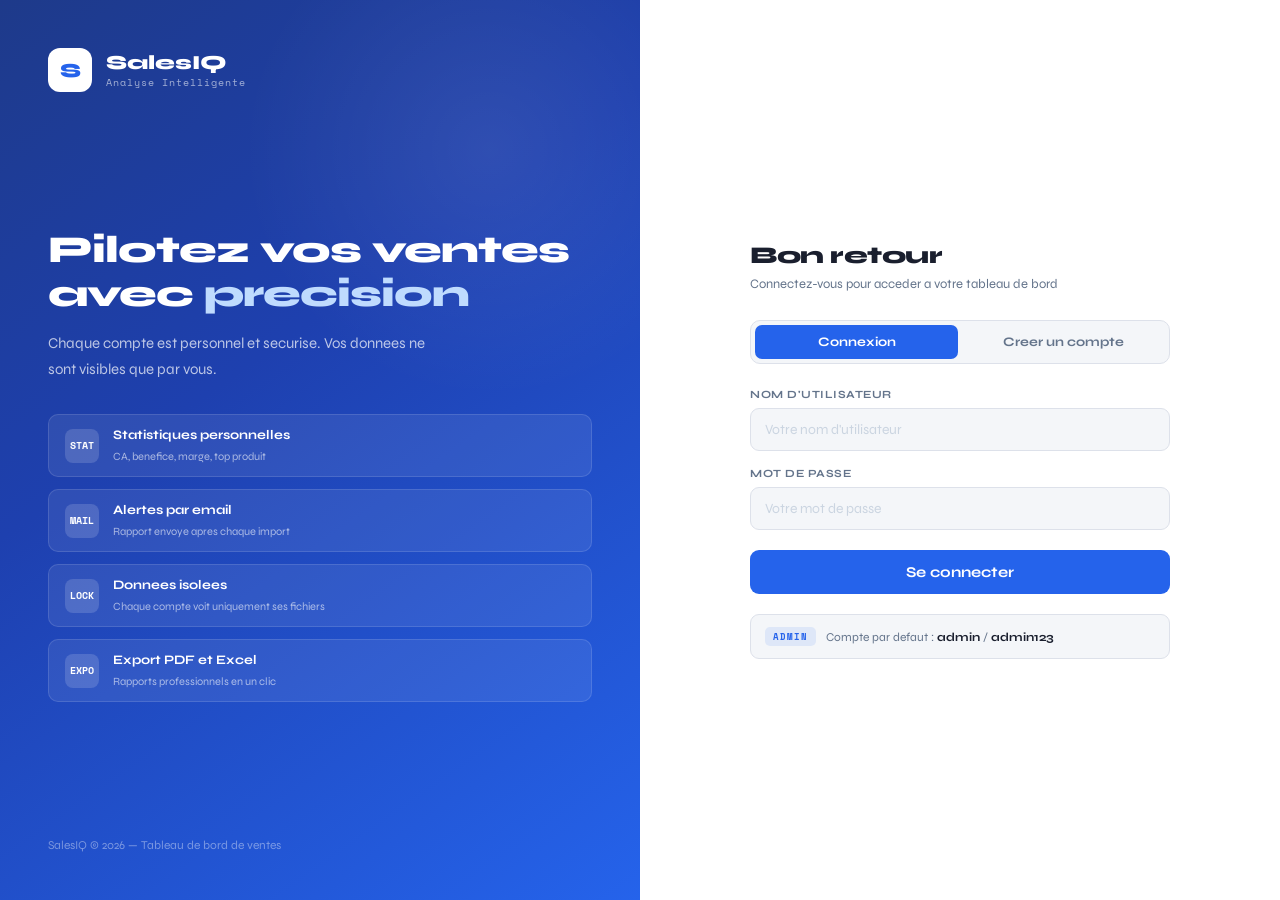
<file: templates/login.html>
<!DOCTYPE html>
<html lang="fr">
<head>
  <meta charset="UTF-8"/>
  <meta name="viewport" content="width=device-width, initial-scale=1.0"/>
  <title>SalesIQ — Connexion</title>
  <link href="https://fonts.googleapis.com/css2?family=Syne:wght@400;600;700;800&family=Space+Mono:wght@400;700&display=swap" rel="stylesheet"/>
  <style>
    :root {
      --bg:#f4f6f9; --card:#ffffff; --border:#dde1ea;
      --accent:#2563eb; --accent2:#1e40af; --accent3:#059669;
      --text:#1a1f2e; --text-dim:#64748b; --danger:#dc2626;
      --shadow: 0 4px 24px rgba(0,0,0,0.08);
    }
    * { margin:0; padding:0; box-sizing:border-box; }
    body {
      font-family:'Syne',sans-serif; background:var(--bg);
      color:var(--text); min-height:100vh;
      display:grid; grid-template-columns:1fr 1fr;
    }

    /* ── GAUCHE ── */
    .left-panel {
      background:linear-gradient(145deg,#1e3a8a 0%,#1e40af 40%,#2563eb 100%);
      display:flex; flex-direction:column; justify-content:space-between;
      padding:48px; position:relative; overflow:hidden;
    }
    .left-panel::before {
      content:''; position:absolute; width:500px; height:500px;
      background:radial-gradient(circle,rgba(255,255,255,0.08) 0%,transparent 70%);
      top:-100px; right:-100px; pointer-events:none;
    }
    .left-logo { display:flex; align-items:center; gap:14px; position:relative; z-index:1; }
    .left-logo-mark { width:44px; height:44px; background:white; border-radius:12px; display:grid; place-items:center; font-size:20px; font-weight:800; color:var(--accent); }
    .left-logo-name { font-size:20px; font-weight:800; color:white; }
    .left-logo-sub  { font-size:10px; color:rgba(255,255,255,0.6); font-family:'Space Mono',monospace; letter-spacing:1px; }

    .left-content { position:relative; z-index:1; }
    .left-content h1 { font-size:38px; font-weight:800; line-height:1.15; letter-spacing:-1px; margin-bottom:16px; color:white; }
    .left-content h1 span { color:#bfdbfe; }
    .left-content p { color:rgba(255,255,255,0.7); font-size:15px; line-height:1.7; max-width:380px; margin-bottom:32px; }

    .features { display:flex; flex-direction:column; gap:12px; }
    .feature-item { display:flex; align-items:center; gap:14px; background:rgba(255,255,255,0.08); border:1px solid rgba(255,255,255,0.12); border-radius:10px; padding:12px 16px; }
    .feature-icon { width:34px; height:34px; border-radius:8px; background:rgba(255,255,255,0.15); display:grid; place-items:center; font-size:10px; font-weight:800; font-family:'Space Mono',monospace; color:white; flex-shrink:0; }
    .feature-text strong { display:block; font-size:13px; font-weight:700; color:white; margin-bottom:2px; }
    .feature-text span   { font-size:11px; color:rgba(255,255,255,0.6); }
    .left-footer { font-size:12px; color:rgba(255,255,255,0.4); position:relative; z-index:1; }

    /* ── DROITE ── */
    .right-panel { display:flex; align-items:center; justify-content:center; padding:48px 40px; background:var(--card); }
    .auth-box { width:100%; max-width:420px; }
    .auth-box h2 { font-size:24px; font-weight:800; margin-bottom:6px; letter-spacing:-0.5px; }
    .subtitle { color:var(--text-dim); font-size:13px; margin-bottom:28px; }

    .tabs { display:flex; background:var(--bg); border:1px solid var(--border); border-radius:10px; padding:4px; margin-bottom:24px; gap:4px; }
    .tab { flex:1; padding:9px; border:none; background:transparent; color:var(--text-dim); font-family:'Syne',sans-serif; font-size:13px; font-weight:700; border-radius:7px; cursor:pointer; transition:all 0.2s; }
    .tab.active { background:var(--accent); color:white; }

    .form-group { margin-bottom:16px; }
    .form-label { display:block; font-size:11px; font-weight:700; color:var(--text-dim); margin-bottom:7px; text-transform:uppercase; letter-spacing:0.5px; }
    .form-input { width:100%; background:var(--bg); border:1px solid var(--border); color:var(--text); padding:12px 14px; border-radius:9px; font-family:'Syne',sans-serif; font-size:14px; outline:none; transition:all 0.2s; }
    .form-input:focus { border-color:var(--accent); box-shadow:0 0 0 3px rgba(37,99,235,0.1); }
    .form-input::placeholder { color:#cbd5e1; }

    .btn-submit { width:100%; background:var(--accent); color:white; border:none; padding:13px; border-radius:9px; font-family:'Syne',sans-serif; font-size:15px; font-weight:700; cursor:pointer; transition:all 0.2s; margin-top:4px; }
    .btn-submit:hover { background:var(--accent2); transform:translateY(-1px); box-shadow:0 8px 24px rgba(37,99,235,0.25); }

    .msg { padding:11px 14px; border-radius:8px; font-size:13px; font-weight:600; margin-bottom:16px; display:none; border:1px solid; }
    .msg.error   { background:rgba(220,38,38,0.06); border-color:var(--danger); color:var(--danger); display:block; }
    .msg.success { background:rgba(5,150,105,0.06); border-color:var(--accent3); color:var(--accent3); display:block; }

    .hint-box { margin-top:20px; background:var(--bg); border:1px solid var(--border); border-radius:9px; padding:12px 14px; display:flex; align-items:center; gap:10px; }
    .hint-badge { font-family:'Space Mono',monospace; font-size:9px; font-weight:700; background:rgba(37,99,235,0.1); color:var(--accent); padding:3px 8px; border-radius:5px; letter-spacing:1px; flex-shrink:0; }
    .hint-text { font-size:12px; color:var(--text-dim); }
    .hint-text strong { color:var(--text); }

    .email-info { font-size:11px; color:var(--text-dim); margin-top:5px; display:block; }

    @media (max-width:768px) {
      body { grid-template-columns:1fr; }
      .left-panel { display:none; }
      .right-panel { padding:32px 24px; min-height:100vh; }
    }
  </style>
</head>
<body>

<!-- GAUCHE -->
<div class="left-panel">
  <div class="left-logo">
    <div class="left-logo-mark">S</div>
    <div>
      <div class="left-logo-name">SalesIQ</div>
      <div class="left-logo-sub">Analyse Intelligente</div>
    </div>
  </div>
  <div class="left-content">
    <h1>Pilotez vos ventes<br/>avec <span>precision</span></h1>
    <p>Chaque compte est personnel et securise. Vos donnees ne sont visibles que par vous.</p>
    <div class="features">
      <div class="feature-item">
        <div class="feature-icon">STAT</div>
        <div class="feature-text"><strong>Statistiques personnelles</strong><span>CA, benefice, marge, top produit</span></div>
      </div>
      <div class="feature-item">
        <div class="feature-icon">MAIL</div>
        <div class="feature-text"><strong>Alertes par email</strong><span>Rapport envoye apres chaque import</span></div>
      </div>
      <div class="feature-item">
        <div class="feature-icon">LOCK</div>
        <div class="feature-text"><strong>Donnees isolees</strong><span>Chaque compte voit uniquement ses fichiers</span></div>
      </div>
      <div class="feature-item">
        <div class="feature-icon">EXPO</div>
        <div class="feature-text"><strong>Export PDF et Excel</strong><span>Rapports professionnels en un clic</span></div>
      </div>
    </div>
  </div>
  <div class="left-footer">SalesIQ &copy; 2026 — Tableau de bord de ventes</div>
</div>

<!-- DROITE -->
<div class="right-panel">
  <div class="auth-box">
    <h2 id="auth-title">Bon retour</h2>
    <p class="subtitle" id="auth-subtitle">Connectez-vous pour acceder a votre tableau de bord</p>

    <div class="tabs">
      <button class="tab active" onclick="switchTab('login')">Connexion</button>
      <button class="tab" onclick="switchTab('register')">Creer un compte</button>
    </div>

    <div id="msg" class="msg"></div>

    <!-- LOGIN -->
    <div id="form-login">
      <div class="form-group">
        <label class="form-label">Nom d'utilisateur</label>
        <input type="text" id="login-user" class="form-input" placeholder="Votre nom d'utilisateur"/>
      </div>
      <div class="form-group">
        <label class="form-label">Mot de passe</label>
        <input type="password" id="login-pw" class="form-input" placeholder="Votre mot de passe" onkeydown="if(event.key==='Enter') doLogin()"/>
      </div>
      <button class="btn-submit" onclick="doLogin()">Se connecter</button>
      <div class="hint-box">
        <div class="hint-badge">ADMIN</div>
        <div class="hint-text">Compte par defaut : <strong>admin</strong> / <strong>admin123</strong></div>
      </div>
    </div>

    <!-- REGISTER -->
    <div id="form-register" style="display:none">
      <div class="form-group">
        <label class="form-label">Nom d'utilisateur</label>
        <input type="text" id="reg-user" class="form-input" placeholder="Choisissez un nom"/>
      </div>
      <div class="form-group">
        <label class="form-label">Adresse email *</label>
        <input type="email" id="reg-email" class="form-input" placeholder="votre@email.com"/>
        <span class="email-info">Vous recevrez vos rapports de ventes a cette adresse</span>
      </div>
      <div class="form-group">
        <label class="form-label">Mot de passe</label>
        <input type="password" id="reg-pw" class="form-input" placeholder="Minimum 6 caracteres" onkeydown="if(event.key==='Enter') doRegister()"/>
      </div>
      <button class="btn-submit" onclick="doRegister()">Creer mon compte</button>
    </div>
  </div>
</div>

<script>
function switchTab(tab) {
  document.querySelectorAll('.tab').forEach((t,i) => t.classList.toggle('active', (tab==='login'&&i===0)||(tab==='register'&&i===1)));
  document.getElementById('form-login').style.display    = tab==='login'    ? 'block' : 'none';
  document.getElementById('form-register').style.display = tab==='register' ? 'block' : 'none';
  document.getElementById('msg').className = 'msg';
  if (tab==='login') {
    document.getElementById('auth-title').textContent    = 'Bon retour';
    document.getElementById('auth-subtitle').textContent = "Connectez-vous pour acceder a votre tableau de bord";
  } else {
    document.getElementById('auth-title').textContent    = 'Creer un compte';
    document.getElementById('auth-subtitle').textContent = "Rejoignez SalesIQ — vos donnees restent privees";
  }
}

function showMsg(text, type) {
  const m = document.getElementById('msg');
  m.textContent = text; m.className = 'msg ' + type;
}

async function doLogin() {
  const username = document.getElementById('login-user').value.trim();
  const password = document.getElementById('login-pw').value.trim();
  if (!username || !password) return showMsg('Remplis tous les champs', 'error');
  const res  = await fetch('/login', { method:'POST', headers:{'Content-Type':'application/json'}, body:JSON.stringify({username, password}) });
  const data = await res.json();
  if (data.success) { showMsg('Connexion reussie...', 'success'); setTimeout(() => window.location.href='/', 700); }
  else { showMsg(data.error || 'Identifiants incorrects', 'error'); }
}

async function doRegister() {
  const username = document.getElementById('reg-user').value.trim();
  const email    = document.getElementById('reg-email').value.trim();
  const password = document.getElementById('reg-pw').value.trim();
  if (!username || !email || !password) return showMsg('Tous les champs sont obligatoires', 'error');
  if (!email.includes('@')) return showMsg('Adresse email invalide', 'error');
  if (password.length < 6) return showMsg('Mot de passe trop court (minimum 6 caracteres)', 'error');
  const res  = await fetch('/register', { method:'POST', headers:{'Content-Type':'application/json'}, body:JSON.stringify({username, email, password}) });
  const data = await res.json();
  if (data.success) { showMsg('Compte cree ! Vous pouvez vous connecter.', 'success'); setTimeout(() => switchTab('login'), 1200); }
  else { showMsg(data.error || 'Erreur', 'error'); }
}
</script>
</body>
</html>
</file>
